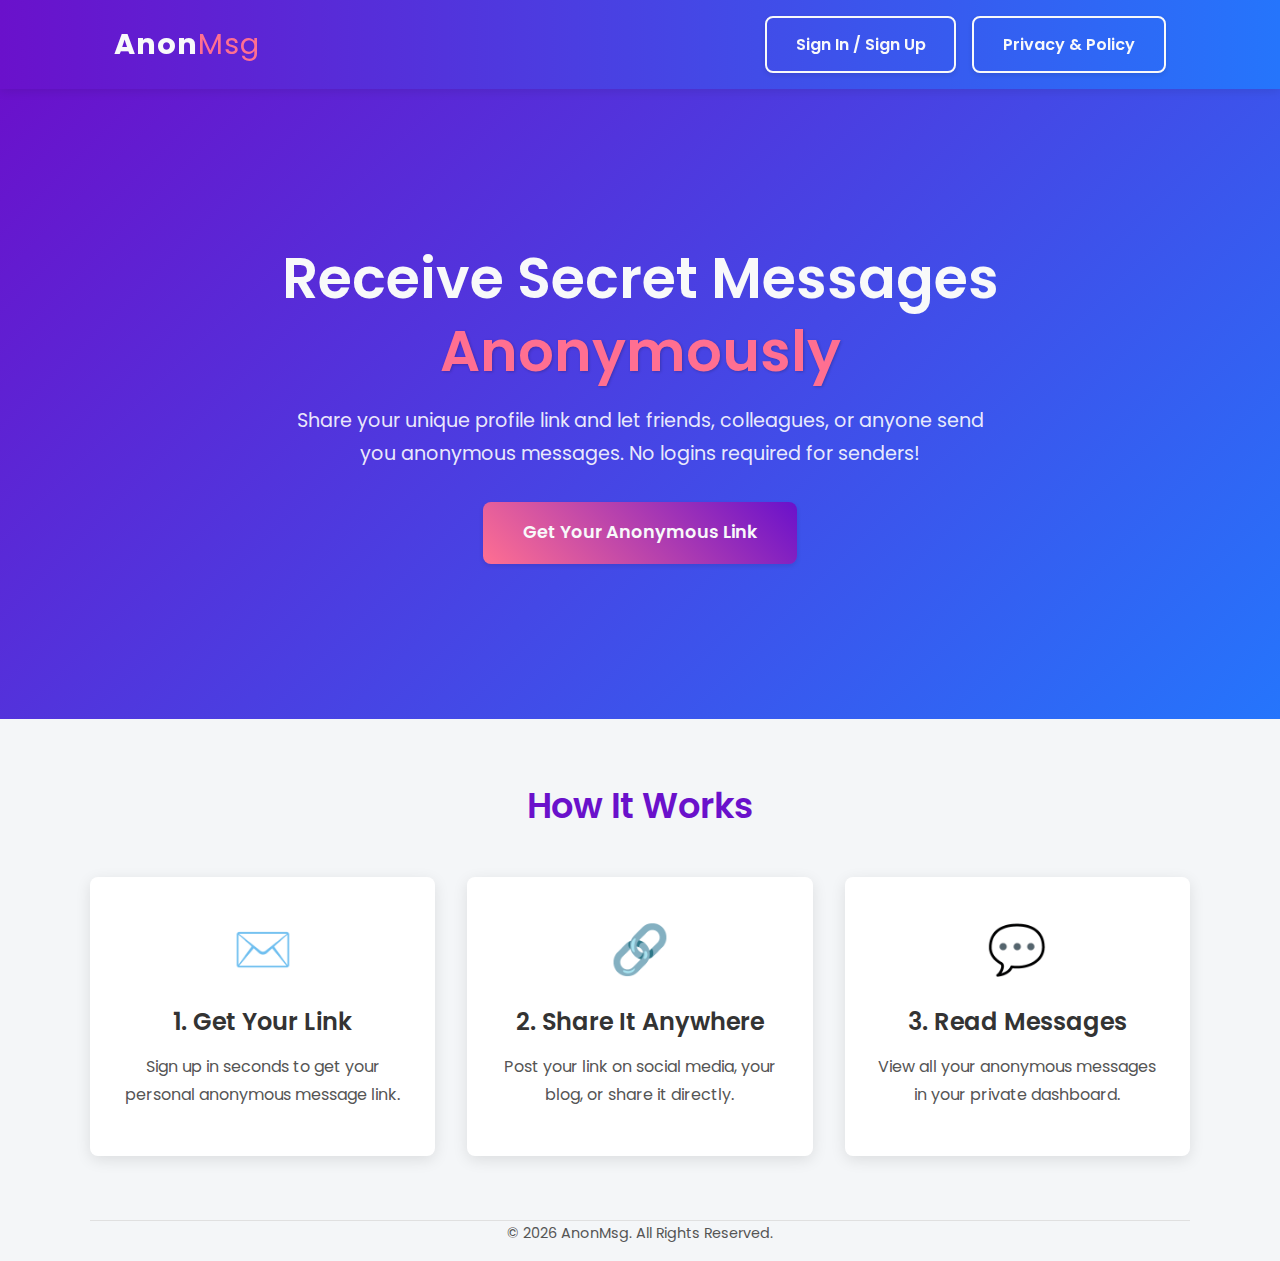
<file: index.html>
<!DOCTYPE html>
<html lang="en">
<head>
    <meta charset="UTF-8">
    <meta name="viewport" content="width=device-width, initial-scale=1.0">
    <title>AnonMsg - Anonymous Messaging</title>
    <link href="https://fonts.googleapis.com/css2?family=Poppins:wght@300;400;600;700&display=swap" rel="stylesheet">
    <link rel="stylesheet" href="style.css">
    <link rel="icon" type="image/png" href="favicon.png">
    <style> /* Simple particle effect for hero section */ .hero{position:relative;overflow:hidden}.particle{position:absolute;background-color:rgba(255,255,255,.15);border-radius:50%;opacity:0;animation:float 15s infinite ease-in-out}@keyframes float{0%{transform:translateY(20vh) translateX(0) scale(.5);opacity:0}25%{opacity:1}50%{transform:translateY(-20vh) translateX(5vw) scale(1)}75%{opacity:1}100%{transform:translateY(20vh) translateX(-5vw) scale(.5);opacity:0}} </style>
</head>
<body>
    <header>
        <div class="container">
            <div class="logo">Anon<span>Msg</span></div>
            <nav>
                <a href="auth.html" class="btn btn-outline">Sign In / Sign Up</a>
                <a href="privacy.html" class="btn btn-outline">Privacy & Policy</a>
            </nav>
        </div>
    </header>
    <main class="hero">
        <div class="container">
            <h1>Receive Secret Messages <span>Anonymously</span></h1>
            <p>Share your unique profile link and let friends, colleagues, or anyone send you anonymous messages. No logins required for senders!</p>
            <a href="auth.html" class="btn btn-primary btn-lg pulse">Get Your Anonymous Link</a>
        </div>
    </main>
    <section class="features container">
        <h2>How It Works</h2>
        <div class="feature-grid">
            <div class="feature-item"><div class="feature-icon">✉️</div><h3>1. Get Your Link</h3><p>Sign up in seconds to get your personal anonymous message link.</p></div>
            <div class="feature-item"><div class="feature-icon">🔗</div><h3>2. Share It Anywhere</h3><p>Post your link on social media, your blog, or share it directly.</p></div>
            <div class="feature-item"><div class="feature-icon">💬</div><h3>3. Read Messages</h3><p>View all your anonymous messages in your private dashboard.</p></div>
        </div>
    </section>

    <footer class="container">
        <p>&copy; <span id="current-year"></span> AnonMsg. All Rights Reserved.</p>
        </footer>
    <script>document.getElementById("current-year").textContent=new Date().getFullYear();const hero=document.querySelector(".hero");if(hero){for(let e=0;e<15;e++){let t=document.createElement("div");t.classList.add("particle"),t.style.width=`${Math.random()*10+5}px`,t.style.height=t.style.width,t.style.left=`${Math.random()*100}vw`,t.style.top=`${Math.random()*100}vh`,t.style.animationDelay=`${Math.random()*10}s`,t.style.animationDuration=`${Math.random()*10+10}s`,hero.appendChild(t)}}</script>
</body>
</html>
</file>
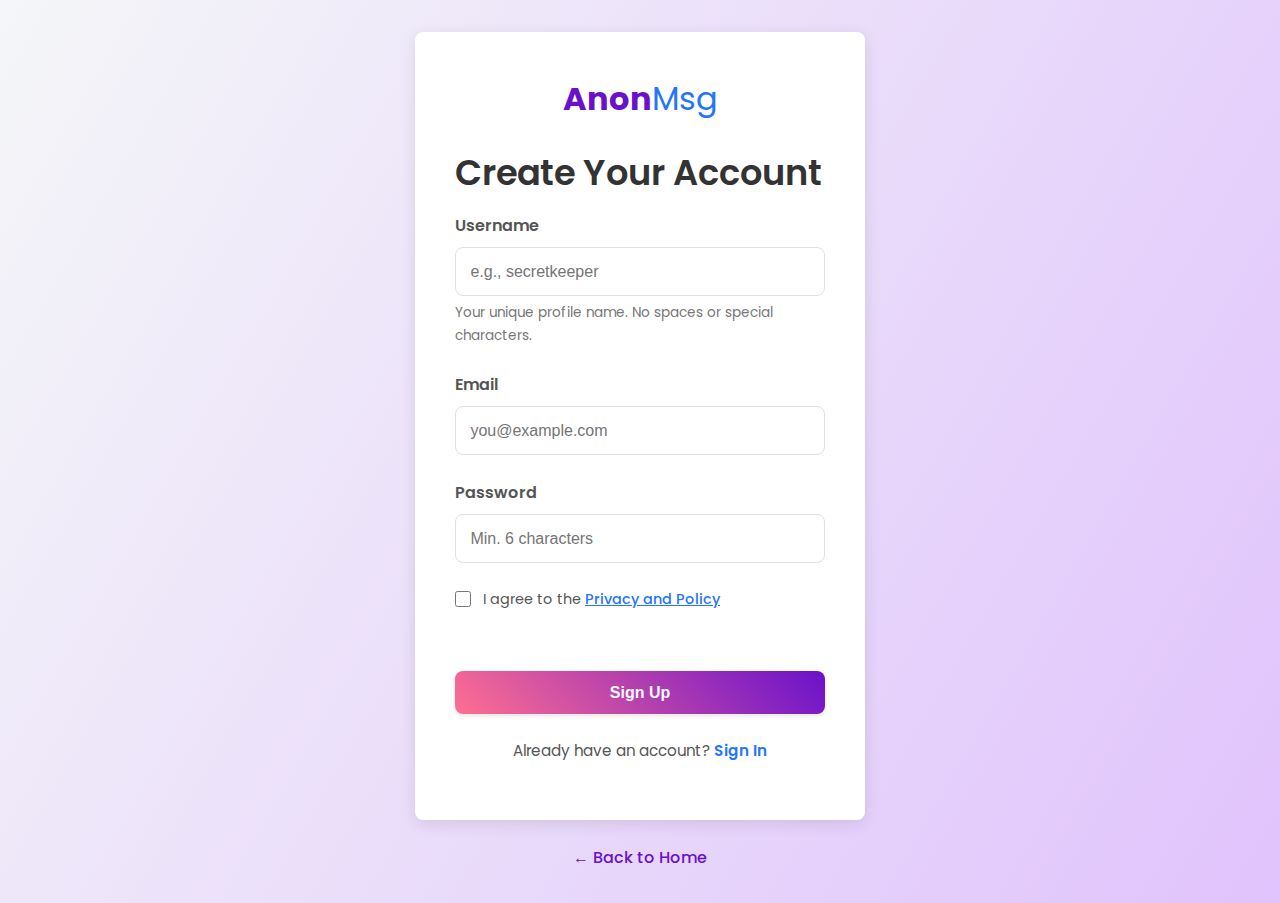
<file: auth.html>
<!DOCTYPE html>
<html lang="en">
<head>
    <meta charset="UTF-8">
    <meta name="viewport" content="width=device-width, initial-scale=1.0">
    <title>Login / Signup - AnonMsg</title>
    <link href="https://fonts.googleapis.com/css2?family=Poppins:wght@300;400;600;700&display=swap" rel="stylesheet">
    <link rel="stylesheet" href="style.css">
    <link rel="icon" type="image/png" href="favicon.png">
</head>
<body>
    <div class="auth-wrapper">
        <div class="auth-container">
            <div class="auth-box">
                <div class="logo-auth">Anon<span>Msg</span></div>
                <h2 id="form-title">Create Your Account</h2>
                <form id="auth-form">
                    <div class="input-group" id="username-group">
                        <label for="username">Username</label>
                        <input type="text" id="username" name="username" placeholder="e.g., secretkeeper" required>
                        <small>Your unique profile name. No spaces or special characters.</small>
                    </div>
                    <div class="input-group">
                        <label for="email">Email</label>
                        <input type="email" id="email" name="email" placeholder="you@example.com" required>
                    </div>
                    <div class="input-group">
                        <label for="password">Password</label>
                        <input type="password" id="password" name="password" placeholder="Min. 6 characters" required>
                    </div>

                    <div class="input-group terms-agreement" id="terms-group">
                        <input type="checkbox" id="agree-terms" name="agree-terms">
                        <label for="agree-terms">I agree to the <a href="privacy.html" target="_blank" rel="noopener noreferrer">Privacy and Policy</a></label>
                    </div>
                    <p id="error-message" class="error-text"></p>
                    <button type="submit" class="btn btn-primary btn-full" id="submit-btn">Sign Up</button>
                </form>
                <p class="toggle-auth">
                    <span id="toggle-text">Already have an account?</span>
                    <a href="#" id="toggle-link">Sign In</a>
                </p>
            </div>
             <a href="index.html" class="back-to-home">&larr; Back to Home</a>
        </div>
    </div>
    <script src="auth.js"></script>
</body>
</html>
</file>
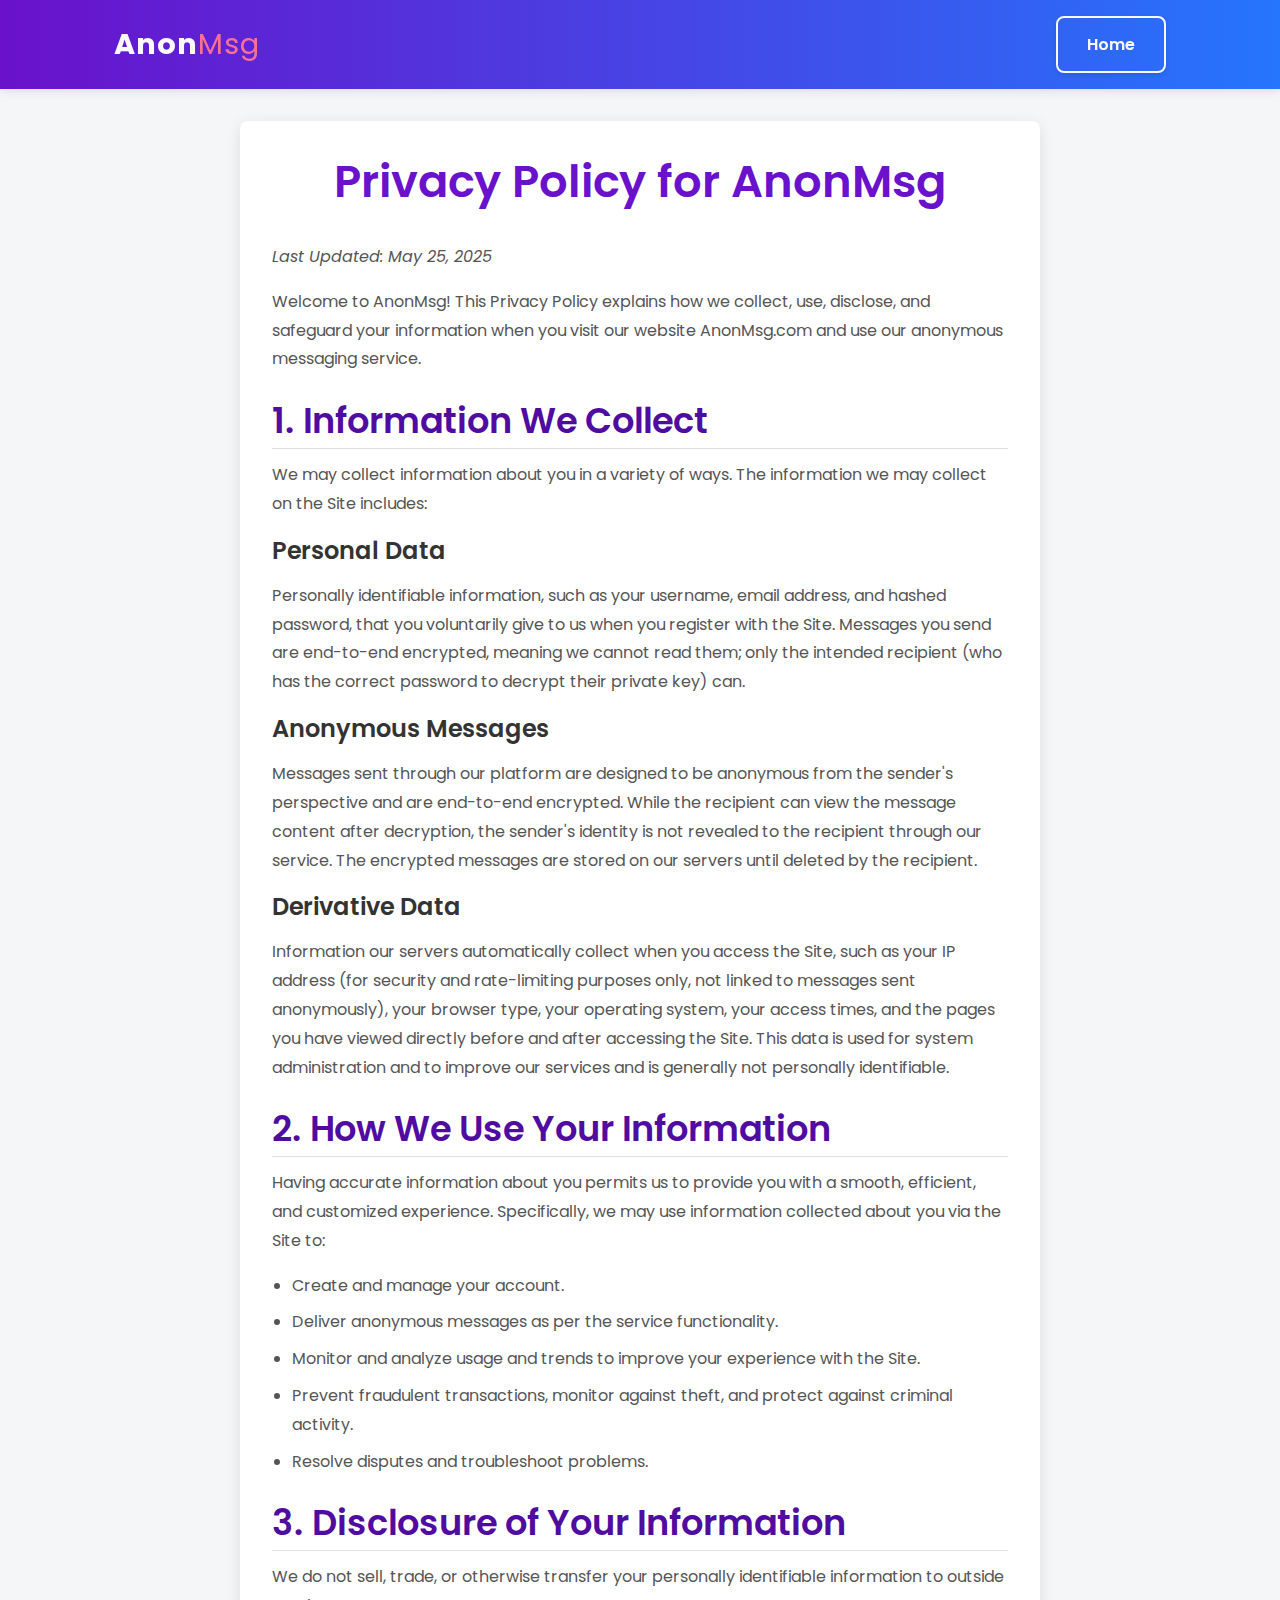
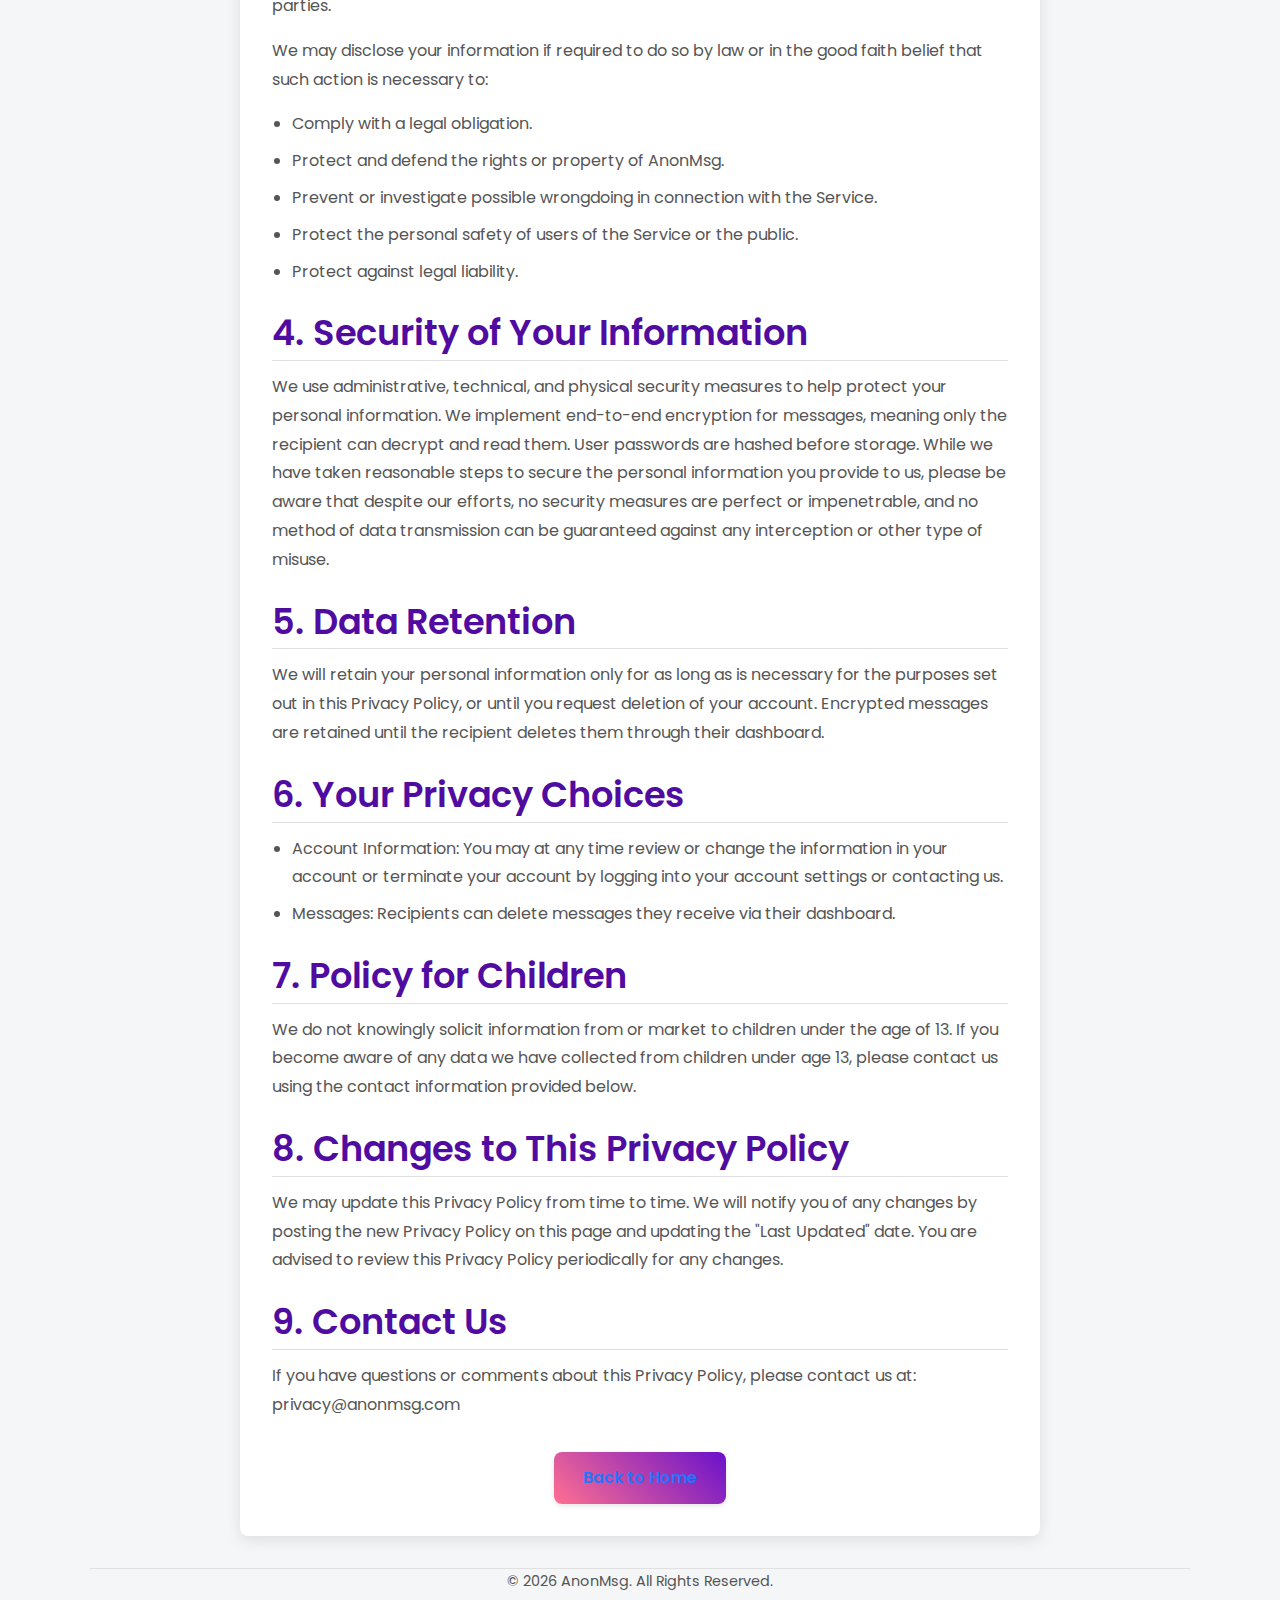
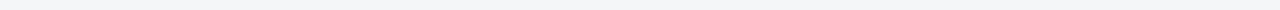
<file: privacy.html>
<!DOCTYPE html>
<html lang="en">
<head>
    <meta charset="UTF-8">
    <meta name="viewport" content="width=device-width, initial-scale=1.0">
    <title>Privacy Policy - AnonMsg</title>
    <link href="https://fonts.googleapis.com/css2?family=Poppins:wght@300;400;600;700&display=swap" rel="stylesheet">
    <link rel="stylesheet" href="style.css">
    <link rel="icon" type="image/png" href="favicon.png">
    <style>
        .privacy-container {
            max-width: 800px;
            margin: 2rem auto;
            padding: 2rem;
            background-color: #fff;
            border-radius: var(--border-radius);
            box-shadow: var(--shadow);
        }
        .privacy-container h1 {
            color: var(--primary-color);
            text-align: center;
            margin-bottom: 2rem;
        }
        .privacy-container h2 {
            color: var(--primary-color-darker);
            margin-top: 1.5rem;
            margin-bottom: 0.75rem;
            border-bottom: 1px solid var(--border-color);
            padding-bottom: 0.25rem;
        }
        .privacy-container p, .privacy-container ul {
            margin-bottom: 1rem;
            line-height: 1.8;
            color: #555;
        }
        .privacy-container ul {
            padding-left: 20px;
        }
        .privacy-container li {
            margin-bottom: 0.5rem;
        }
        .privacy-container a {
            color: var(--secondary-color);
        }
        .back-link-container {
            text-align: center;
            margin-top: 2rem;
        }
    </style>
</head>
<body>
    <header>
        <div class="container">
            <div class="logo">Anon<span>Msg</span></div>
            <nav>
                <a href="index.html" class="btn btn-outline">Home</a>
            </nav>
        </div>
    </header>

    <main class="privacy-container">
        <h1>Privacy Policy for AnonMsg</h1>
        <p><em>Last Updated: May 25, 2025</em></p>

        <p>Welcome to AnonMsg! This Privacy Policy explains how we collect, use, disclose, and safeguard your information when you visit our website AnonMsg.com and use our anonymous messaging service.</p>

        <h2>1. Information We Collect</h2>
        <p>We may collect information about you in a variety of ways. The information we may collect on the Site includes:</p>
        
        <h3>Personal Data</h3>
        <p>Personally identifiable information, such as your username, email address, and hashed password, that you voluntarily give to us when you register with the Site. Messages you send are end-to-end encrypted, meaning we cannot read them; only the intended recipient (who has the correct password to decrypt their private key) can.</p>
        
        <h3>Anonymous Messages</h3>
        <p>Messages sent through our platform are designed to be anonymous from the sender's perspective and are end-to-end encrypted. While the recipient can view the message content after decryption, the sender's identity is not revealed to the recipient through our service. The encrypted messages are stored on our servers until deleted by the recipient.</p>

        <h3>Derivative Data</h3>
        <p>Information our servers automatically collect when you access the Site, such as your IP address (for security and rate-limiting purposes only, not linked to messages sent anonymously), your browser type, your operating system, your access times, and the pages you have viewed directly before and after accessing the Site. This data is used for system administration and to improve our services and is generally not personally identifiable.</p>

        <h2>2. How We Use Your Information</h2>
        <p>Having accurate information about you permits us to provide you with a smooth, efficient, and customized experience. Specifically, we may use information collected about you via the Site to:</p>
        <ul>
            <li>Create and manage your account.</li>
            <li>Deliver anonymous messages as per the service functionality.</li>
            <li>Monitor and analyze usage and trends to improve your experience with the Site.</li>
            <li>Prevent fraudulent transactions, monitor against theft, and protect against criminal activity.</li>
            <li>Resolve disputes and troubleshoot problems.</li>
        </ul>

        <h2>3. Disclosure of Your Information</h2>
        <p>We do not sell, trade, or otherwise transfer your personally identifiable information to outside parties.</p>
        <p>We may disclose your information if required to do so by law or in the good faith belief that such action is necessary to:</p>
        <ul>
            <li>Comply with a legal obligation.</li>
            <li>Protect and defend the rights or property of AnonMsg.</li>
            <li>Prevent or investigate possible wrongdoing in connection with the Service.</li>
            <li>Protect the personal safety of users of the Service or the public.</li>
            <li>Protect against legal liability.</li>
        </ul>

        <h2>4. Security of Your Information</h2>
        <p>We use administrative, technical, and physical security measures to help protect your personal information. We implement end-to-end encryption for messages, meaning only the recipient can decrypt and read them. User passwords are hashed before storage. While we have taken reasonable steps to secure the personal information you provide to us, please be aware that despite our efforts, no security measures are perfect or impenetrable, and no method of data transmission can be guaranteed against any interception or other type of misuse.</p>

        <h2>5. Data Retention</h2>
        <p>We will retain your personal information only for as long as is necessary for the purposes set out in this Privacy Policy, or until you request deletion of your account. Encrypted messages are retained until the recipient deletes them through their dashboard.</p>
        
        <h2>6. Your Privacy Choices</h2>
        <ul>
            <li>Account Information: You may at any time review or change the information in your account or terminate your account by logging into your account settings or contacting us.</li>
            <li>Messages: Recipients can delete messages they receive via their dashboard.</li>
        </ul>

        <h2>7. Policy for Children</h2>
        <p>We do not knowingly solicit information from or market to children under the age of 13. If you become aware of any data we have collected from children under age 13, please contact us using the contact information provided below.</p>

        <h2>8. Changes to This Privacy Policy</h2>
        <p>We may update this Privacy Policy from time to time. We will notify you of any changes by posting the new Privacy Policy on this page and updating the "Last Updated" date. You are advised to review this Privacy Policy periodically for any changes.</p>

        <h2>9. Contact Us</h2>
        <p>If you have questions or comments about this Privacy Policy, please contact us at: privacy@anonmsg.com </p>

        <div class="back-link-container">
            <a href="index.html" class="btn btn-primary">Back to Home</a>
        </div>
    </main>

    <footer class="container">
        <p>&copy; <span id="current-year-privacy"></span> AnonMsg. All Rights Reserved.</p>
    </footer>
    <script>document.getElementById("current-year-privacy").textContent=new Date().getFullYear();</script>
</body>
</html>
</file>
<file: style.css>
/* --- Global Styles & Variables --- */
:root{--primary-color:#6a11cb;--primary-color-darker:#500ca1;--secondary-color:#2575fc;--accent-color:#ff6f91;--text-color:#333;--light-text-color:#f8f9fa;--bg-color:#f4f6f8;--card-bg-color:#fff;--border-color:#e0e0e0;--success-color:#28a745;--danger-color:#dc3545;--shadow:0 4px 15px rgba(0,0,0,.1);--border-radius:8px;--font-family:'Poppins',sans-serif}
*{box-sizing:border-box;margin:0;padding:0}
body{font-family:var(--font-family);line-height:1.7;color:var(--text-color);background-color:var(--bg-color);transition:background-color .3s ease}
.container{max-width:1100px;margin:auto;padding:0 1.5rem}
h1,h2,h3{margin-bottom:1rem;font-weight:600;line-height:1.3}
h1{font-size:2.8rem;color:var(--primary-color)}h2{font-size:2.2rem}h3{font-size:1.5rem}
p{margin-bottom:1rem;color:#555}
a{text-decoration:none;color:var(--secondary-color);transition:color .3s ease}
a:hover{color:var(--primary-color)}
header{background:linear-gradient(90deg,var(--primary-color),var(--secondary-color));color:var(--light-text-color);padding:1rem 0;position:sticky;top:0;z-index:1000;box-shadow:0 2px 10px rgba(0,0,0,.1)}
header .container{display:flex;justify-content:space-between;align-items:center}
.logo{font-size:1.8rem;font-weight:700;letter-spacing:1px}
.logo span{color:var(--accent-color);font-weight:400}
.logo-auth{text-align:center;font-size:2rem;font-weight:700;margin-bottom:1.5rem;color:var(--primary-color)}
.logo-auth span{color:var(--secondary-color);font-weight:400}
.btn{display:inline-block;padding:.8rem 1.8rem;border:none;border-radius:var(--border-radius);cursor:pointer;font-weight:600;font-size:1rem;text-align:center;transition:all .3s ease;box-shadow:0 2px 5px rgba(0,0,0,.1)}
.btn-primary{background:linear-gradient(45deg,var(--accent-color),var(--primary-color));color:var(--light-text-color)}
.btn-primary:hover{transform:translateY(-2px);box-shadow:0 4px 10px rgba(var(--accent-color),.4)}
.btn-secondary{background-color:var(--secondary-color);color:var(--light-text-color)}
.btn-secondary:hover{background-color:#1e63d3;transform:translateY(-2px)}
.btn-outline{background-color:transparent;color:var(--light-text-color);border:2px solid var(--light-text-color)}
.btn-outline:hover{background-color:var(--light-text-color);color:var(--primary-color)}
.btn-danger{background-color:var(--danger-color);color:var(--light-text-color)}
.btn-danger:hover{background-color:#c82333;transform:translateY(-2px)}
.btn-full{width:100%}.btn-lg{padding:1rem 2.5rem;font-size:1.1rem}
.pulse{animation:pulse-animation 2s infinite}@keyframes pulse-animation{0%{transform:scale(1)}50%{transform:scale(1.05)}100%{transform:scale(1)}}
.hero{background:linear-gradient(135deg,var(--primary-color) 0%,var(--secondary-color) 100%);color:var(--light-text-color);padding:5rem 0;text-align:center;min-height:70vh;display:flex;align-items:center;justify-content:center}
.hero h1{font-size:3.5rem;margin-bottom:1rem;color:var(--light-text-color)}
.hero h1 span{display:block;color:var(--accent-color);text-shadow:1px 1px 3px rgba(0,0,0,.2)}
.hero p{font-size:1.2rem;max-width:700px;margin:0 auto 2rem;color:rgba(255,255,255,.9)}
.features{padding:4rem 0;text-align:center}
.features h2{margin-bottom:3rem;color:var(--primary-color)}
.feature-grid{display:grid;grid-template-columns:repeat(auto-fit,minmax(280px,1fr));gap:2rem}
.feature-item{background:var(--card-bg-color);padding:2rem;border-radius:var(--border-radius);box-shadow:var(--shadow);transition:transform .3s ease,box-shadow .3s ease}
.feature-item:hover{transform:translateY(-10px);box-shadow:0 10px 20px rgba(0,0,0,.15)}
.feature-icon{font-size:3rem;margin-bottom:1rem;color:var(--secondary-color)}
.auth-wrapper{display:flex;justify-content:center;align-items:center;min-height:100vh;padding:2rem 1rem;background:linear-gradient(120deg,var(--bg-color) 0%,#e0c3fc 100%)}
.auth-container{width:100%;max-width:450px}
.auth-box{background:var(--card-bg-color);padding:2.5rem;border-radius:var(--border-radius);box-shadow:var(--shadow);animation:fadeIn .5s ease-out}@keyframes fadeIn{from{opacity:0;transform:translateY(20px)}to{opacity:1;transform:translateY(0)}}
.input-group{margin-bottom:1.5rem}
.input-group label{display:block;margin-bottom:.5rem;font-weight:600;color:#555}
.input-group input,.input-group textarea{width:100%;padding:.9rem;border:1px solid var(--border-color);border-radius:var(--border-radius);font-size:1rem;transition:border-color .3s ease,box-shadow .3s ease}
.input-group input:focus,.input-group textarea:focus{outline:none;border-color:var(--primary-color);box-shadow:0 0 0 3px rgba(106,17,203,.2)}
.input-group small{color:#777;font-size:.85rem;margin-top:.3rem;display:block}
.input-group textarea{resize:vertical;min-height:120px}
.toggle-auth{margin-top:1.5rem;text-align:center;font-size:.95rem}
.toggle-auth a{font-weight:600}
.error-text,.feedback-text{color:var(--danger-color);margin-bottom:1rem;text-align:center;font-weight:500;min-height:1.2em}
.feedback-text.success{color:var(--success-color)}
.back-to-home{display:block;text-align:center;margin-top:1.5rem;color:var(--primary-color);font-weight:500}
.back-to-home:hover{text-decoration:underline}
.dashboard{padding-top:2rem;padding-bottom:2rem}
.dashboard-header{margin-bottom:2rem;padding-bottom:1rem;border-bottom:1px solid var(--border-color)}
.dashboard-header h2{color:var(--primary-color)}
.dashboard-header span{color:var(--secondary-color);font-weight:700}
.card{background:var(--card-bg-color);padding:2rem;margin-bottom:2rem;border-radius:var(--border-radius);box-shadow:var(--shadow)}
.profile-link-container h3{margin-bottom:.5rem}
.profile-link-container p{font-size:.95rem;color:#666;margin-bottom:1rem}
.link-box{display:flex;margin-bottom:.5rem}
.link-box input{flex-grow:1;padding:.8rem;border:1px solid var(--border-color);border-radius:var(--border-radius) 0 0 var(--border-radius);background:var(--bg-color);font-size:1rem;color:var(--text-color)}
.link-box button{border-radius:0 var(--border-radius) var(--border-radius) 0}
.copy-feedback-text{display:block;font-size:.9rem;color:var(--success-color);min-height:1em;margin-top:.5rem}
.messages-container h3{margin-bottom:1.5rem}
.message-card{background:var(--card-bg-color);border:1px solid var(--border-color);padding:1.5rem;margin-bottom:1.5rem;border-radius:var(--border-radius);box-shadow:0 2px 8px rgba(0,0,0,.07);transition:transform .3s ease,box-shadow .3s ease}
.message-card:hover{transform:translateY(-5px);box-shadow:0 5px 15px rgba(0,0,0,.1)}
.message-card.no-messages{text-align:center;color:#777;padding:2rem;font-size:1.1rem;border-style:dashed}
.message-content{font-size:1.05rem;margin-bottom:.75rem;color:#444}
.message-date{font-size:.85rem;color:#888;display:block;text-align:right}
.profile-message-box h2{font-size:1.8rem;margin-bottom:.5rem}
.profile-message-box>p{font-size:1rem;color:#666;margin-bottom:1.5rem;text-align:center}
.highlight-username{color:var(--accent-color);font-weight:700}
.message-card-actions{display:flex;justify-content:flex-end;gap:.75rem;margin-top:1rem;padding-top:1rem;border-top:1px solid #f0f0f0}
.action-btn{padding:.4rem .8rem;font-size:.85rem;font-weight:600;border:none;border-radius:5px;cursor:pointer;transition:all .2s ease}
.btn-reply{background-color:#e8f5ff;color:#007bff}
.btn-reply:hover{background-color:#cce7ff}
.btn-delete{background-color:#ffeeee;color:var(--danger-color)}
.btn-delete:hover{background-color:#ffdddd}
footer{text-align:center;padding:2rem 0;margin-top:2rem;color:#777;font-size:.9rem;border-top:1px solid var(--border-color)}
@media (max-width:768px){.hero h1{font-size:2.8rem}.hero p{font-size:1.1rem}.feature-grid{grid-template-columns:1fr}.auth-box{padding:2rem}h1{font-size:2.2rem}h2{font-size:1.8rem}}
@media (max-width:480px){.hero h1{font-size:2.2rem}.hero p{font-size:1rem}.btn{padding:.7rem 1.2rem;font-size:.9rem}.btn-lg{padding:.8rem 1.5rem;font-size:1rem}header .container{flex-direction:column;gap:.5rem}.logo{font-size:1.5rem}.auth-box{padding:1.5rem}.input-group input,.input-group textarea{padding:.8rem}}
/* --- ADD THESE NEW STYLES AT THE BOTTOM OF YOUR EXISTING style.css --- */

/* --- New styles for Flippable Message Cards --- */
.message-card {
    perspective: 1000px; /* Adds depth for the 3D effect */
    background-color: transparent; /* The outer card is now just a container for the flipper */
    border: none; /* Remove border from the container if any */
    box-shadow: none; /* Remove shadow from the container if any */
    /* Ensure the message-card itself doesn't interfere with flipper clicks by default */
    cursor: default;
}

.message-flipper {
    position: relative;
    width: 100%;
    min-height: 120px; /* Adjust as needed, ensures front face has some height */
    transition: transform 0.7s cubic-bezier(0.4, 0.0, 0.2, 1); /* Smoother animation */
    transform-style: preserve-3d;
    cursor: pointer;
    border-radius: var(--border-radius); /* Apply border radius here */
    box-shadow: var(--shadow); /* Apply shadow here */
}

/* This class is added by JavaScript to trigger the flip */
.message-card.is-flipped .message-flipper {
    transform: rotateY(180deg);
}

.message-front, .message-back {
    position: absolute;
    width: 100%;
    height: 100%;
    -webkit-backface-visibility: hidden; /* Safari */
    backface-visibility: hidden;
    display: flex;
    flex-direction: column;
    justify-content: center;
    align-items: center;
    padding: 1.5rem;
    border-radius: var(--border-radius); /* Ensure faces have rounded corners */
    box-sizing: border-box; /* Important for padding */
}

.message-front {
    background: linear-gradient(135deg, #6DD5FA, #2980B9); /* Example blue gradient */
    color: white;
    text-align: center;
}
.message-front p {
    font-size: 1.2rem;
    font-weight: 600;
    margin-bottom: 0.5rem;
    color: white; /* Ensure text color contrasts with background */
}
.message-front span {
    font-size: 0.9rem;
    color: rgba(255, 255, 255, 0.8);
}


.message-back {
    background-color: var(--card-bg-color); /* Use original card background */
    color: var(--text-color);
    transform: rotateY(180deg); /* Initially hide the back face */
    align-items: flex-start; /* Align content normally for the back */
    justify-content: space-between; /* Space out content and actions */
}

/* Ensure message content in the back is styled correctly */
.message-back .message-content {
    font-size: 1.05rem;
    margin-bottom: 0.75rem;
    color: #444;
    width: 100%; /* Take full width */
    align-self: flex-start; /* Align this item to start */
}

.message-back .message-date {
    font-size: 0.85rem;
    color: #888;
    display: block;
    text-align: right;
    width: 100%; /* Take full width */
    align-self: flex-end; /* Align this item to end */
}
.message-back .message-card-actions {
    width: 100%; /* Make actions take full width */
    align-self: flex-end; /* Align this item to end */
}
/* --- ADD THESE STYLES AT THE BOTTOM --- */

/* Footer Links styling */
.footer-links {
    margin-top: 1rem; /* Add some space above the link */
    text-align: center; /* Center the link if it's the only one */
}

.btn-footer-link {
    display: inline-block;
    padding: 0.5rem 1rem;
    background-color: var(--secondary-color); /* Or choose another color */
    color: var(--light-text-color);
    border-radius: var(--border-radius);
    text-decoration: none;
    font-size: 0.9rem;
    transition: background-color 0.3s ease;
}

.btn-footer-link:hover {
    background-color: var(--primary-color); /* Darken on hover */
    color: var(--light-text-color);
}
/* --- ADD THESE STYLES AT THE BOTTOM --- */

.account-settings-card {
    margin-top: 3rem; /* More space from messages */
    padding: 2rem;
    border-top: 3px solid var(--danger-color); /* More prominent danger indication */
    background-color: #fff3f3; /* Slight red tint background */
}

.account-settings-card h3 {
    color: var(--danger-color);
    margin-bottom: 1rem;
    text-align: center;
}

.account-settings-card p {
    margin-bottom: 1.5rem;
    font-size: 0.95rem;
    color: #555;
    text-align: center;
    line-height: 1.6;
}

.btn-full-width-danger {
    width: 100%;
    display: block;
    padding: 0.8rem 1.5rem; /* Consistent padding */
    font-size: 1rem; /* Consistent font size */
    /* It will inherit btn-danger styles, this class is mainly for width if needed */
}
/* Existing styles ... */

header nav {
    display: flex; /* Ensures buttons are in a row */
    align-items: center; /* Aligns buttons vertically */
    gap: 1rem; /* Adds space between the buttons */
}

/* ... Rest of your styles ... */
/* --- ADD THESE STYLES AT THE BOTTOM --- */

.terms-agreement {
    display: flex;
    align-items: center;
    margin-bottom: 1.5rem; /* Consistent with other input groups */
    font-size: 0.9rem;
    color: #555; /* Match paragraph text color */
}

.terms-agreement input[type="checkbox"] {
    margin-right: 0.75rem; /* Space between checkbox and label */
    width: 16px;  /* Custom size for checkbox */
    height: 16px;
    accent-color: var(--primary-color); /* Modern way to color the checkmark */
    cursor: pointer;
}

.terms-agreement label {
    margin-bottom: 0; /* Override default label margin from .input-group if any */
    font-weight: normal; /* Make it normal weight */
}

.terms-agreement label a {
    color: var(--secondary-color);
    text-decoration: underline;
    font-weight: 500;
}

.terms-agreement label a:hover {
    color: var(--primary-color);
}
</file>
